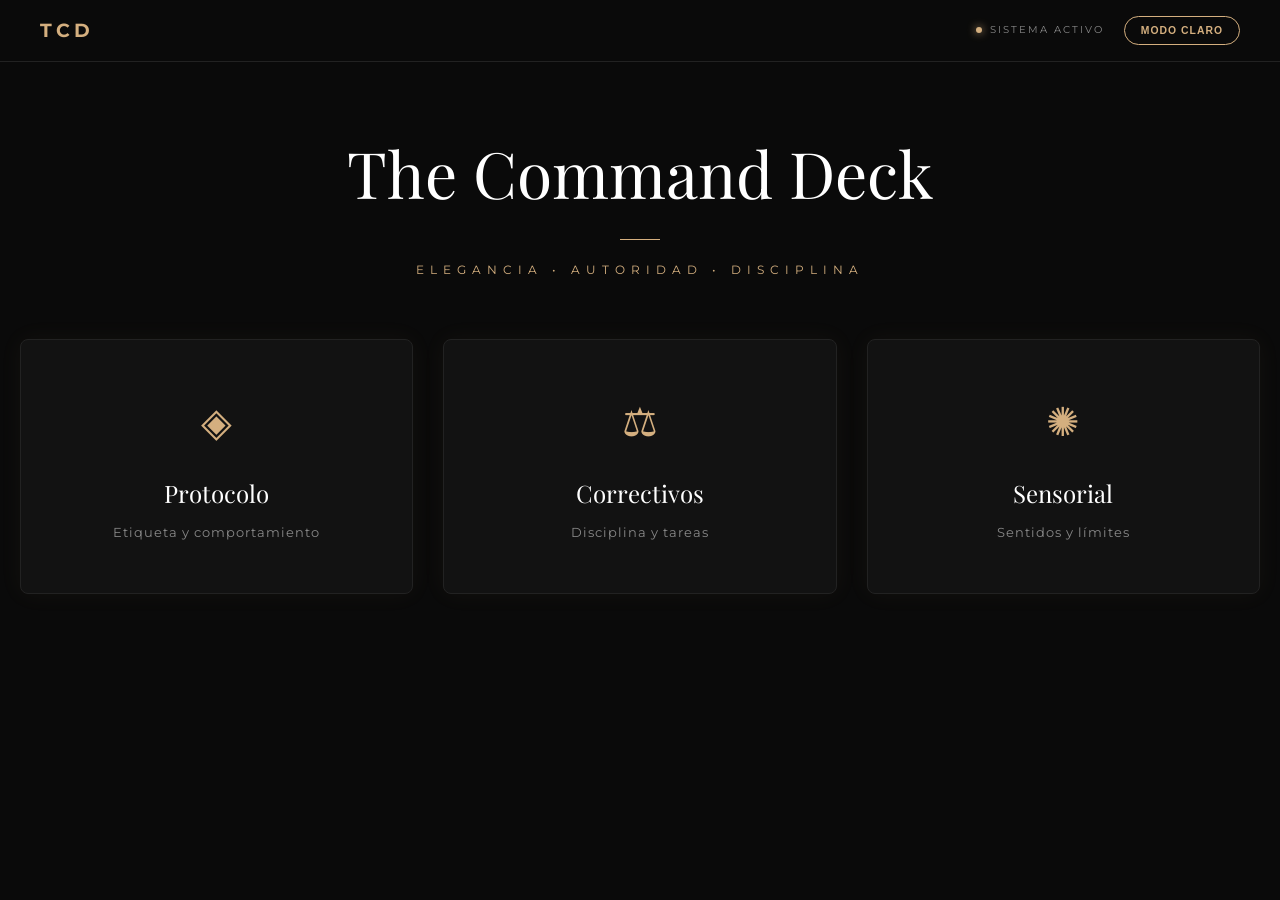
<file: indexcartas.html>
<!DOCTYPE html>
<html lang="es" data-theme="dark">
<head>
    <meta charset="UTF-8">
    <meta name="viewport" content="width=device-width, initial-scale=1.0">
    <title>The Command Deck | Premium</title>
    <link rel="stylesheet" href="stylecartas.css">
    <link href="https://fonts.googleapis.com/css2?family=Montserrat:wght@300;500;700&family=Playfair+Display:ital,wght@0,400;1,700&display=swap" rel="stylesheet">
</head>
<body>

    <nav class="top-nav">
        <div class="logo">TCD</div>
        <div class="nav-controls">
            <div class="status-indicator">Sistema Activo</div>
            <button id="theme-toggle" class="theme-btn">Modo Claro</button>
        </div>
    </nav>

    <div class="container">
        <header id="main-header">
            <h1 class="main-title">The Command Deck</h1>
            <div class="divider"></div>
            <p class="subtitle">Elegancia • Autoridad • Disciplina</p>
        </header>

        <section id="selection-area" class="deck-grid">
            <div class="deck-card" onclick="seleccionarMazo('protocolo')">
                <div class="deck-icon">◈</div>
                <h3>Protocolo</h3>
                <p>Etiqueta y comportamiento</p>
            </div>
            <div class="deck-card" onclick="seleccionarMazo('correctivos')">
                <div class="deck-icon">⚖</div>
                <h3>Correctivos</h3>
                <p>Disciplina y tareas</p>
            </div>
            <div class="deck-card" onclick="seleccionarMazo('sensorial')">
                <div class="deck-icon">✺</div>
                <h3>Sensorial</h3>
                <p>Sentidos y límites</p>
            </div>
        </section>

        <section id="play-area" class="hidden">
            <div id="table">
                <p class="counter">Orden <span id="current-count">0</span> de 8</p>
                <div id="deck-container"></div>
            </div>
        </section>
    </div>

    <script src="scriptcartas.js"></script>
</body>
</html>
</file>
<file: stylecartas.css>
/* =========================================
   VARIABLES DE DISEÑO
   ========================================= */
:root {
    --bg-main: #0a0a0a;
    --bg-card: #121212;
    --bg-card-hover: #181818;
    --text-primary: #ffffff;
    --text-secondary: #888888;
    --gold: rgb(212, 175, 127);
    --gold-dim: rgba(212, 175, 127, 0.15);
    --border-color: #222222;
    --shadow-heavy: 0 30px 60px -15px rgba(0, 0, 0, 0.9);
    --shadow-glow: 0 0 25px rgba(212, 175, 127, 0.05);
}

[data-theme="light"] {
    --bg-main: #fdfbf9;
    --bg-card: #ffffff;
    --bg-card-hover: #fafafa;
    --text-primary: #1a1a1a;
    --text-secondary: #666666;
    --border-color: #e5e5e5;
    --shadow-heavy: 0 30px 60px -15px rgba(0, 0, 0, 0.15);
    --shadow-glow: 0 0 25px rgba(212, 175, 127, 0.3);
}

/* =========================================
   RESETEO Y ESTILOS BASE
   ========================================= */
* {
    box-sizing: border-box;
    margin: 0;
    padding: 0;
    -webkit-tap-highlight-color: transparent;
}

body {
    background-color: var(--bg-main);
    color: var(--text-primary);
    font-family: 'Montserrat', sans-serif;
    min-height: 100vh;
    display: flex;
    flex-direction: column;
    overflow-x: hidden;
    line-height: 1.6;
    transition: background-color 0.5s ease, color 0.5s ease;
}

/* =========================================
   NAVEGACIÓN SUPERIOR
   ========================================= */
.top-nav {
    display: flex;
    justify-content: space-between;
    align-items: center;
    padding: 15px 40px;
    border-bottom: 1px solid var(--border-color);
    background-color: transparent;
    transition: border-color 0.5s ease;
}

.logo { font-weight: 700; letter-spacing: 4px; color: var(--gold); font-size: 1.2rem; }

.nav-controls { display: flex; align-items: center; gap: 20px; }

.status-indicator {
    font-size: 0.65rem; text-transform: uppercase; letter-spacing: 2px;
    color: var(--text-secondary); display: flex; align-items: center; gap: 8px;
}

.status-indicator::before {
    content: ''; display: block; width: 6px; height: 6px;
    background-color: var(--gold); border-radius: 50%; box-shadow: 0 0 8px var(--gold);
}

.theme-btn {
    background: transparent; border: 1px solid var(--gold); color: var(--gold);
    padding: 8px 16px; border-radius: 20px; font-size: 0.65rem; cursor: pointer;
    text-transform: uppercase; letter-spacing: 1px; transition: all 0.3s;
    font-weight: 700;
}

.theme-btn:hover { background: var(--gold); color: var(--bg-main); }

/* =========================================
   CONTENEDOR PRINCIPAL Y SELECCIÓN
   ========================================= */
.container {
    width: 100%; 
    max-width: 1400px;
    margin: 0 auto;
    padding: 60px 20px; 
    flex-grow: 1; 
    display: flex; 
    flex-direction: column;
    align-items: center; 
}

header { width: 100%; text-align: center; margin-bottom: 60px; }

.main-title {
    font-family: 'Playfair Display', serif; font-size: clamp(2.5rem, 6vw, 4rem);
    font-weight: 400; margin-bottom: 15px; text-align: center;
}

.divider { width: 40px; height: 1px; background-color: var(--gold); margin: 0 auto 20px auto; }
.subtitle { letter-spacing: 6px; text-transform: uppercase; font-size: 0.75rem; color: var(--gold); text-align: center; }

.deck-grid {
    display: grid; 
    grid-template-columns: repeat(auto-fit, minmax(280px, 1fr));
    gap: 30px; 
    margin: 0 auto; 
    width: 100%;
    justify-content: center;
}

.deck-card {
    background-color: var(--bg-card); border: 1px solid var(--border-color);
    border-radius: 8px; padding: 50px 30px; text-align: center; cursor: pointer;
    transition: all 0.4s cubic-bezier(0.165, 0.84, 0.44, 1); box-shadow: var(--shadow-glow);
    display: flex; flex-direction: column; align-items: center; justify-content: center;
}

.deck-card:hover {
    border-color: var(--gold); background-color: var(--bg-card-hover);
    transform: translateY(-8px); box-shadow: 0 15px 30px rgba(0, 0, 0, 0.1), 0 0 15px var(--gold-dim);
}

.deck-icon { font-size: 2.5rem; color: var(--gold); margin-bottom: 20px; }
.deck-card h3 { font-family: 'Playfair Display', serif; font-size: 1.5rem; font-weight: 400; margin-bottom: 10px; text-align: center; }
.deck-card p { font-size: 0.8rem; color: var(--text-secondary); letter-spacing: 1px; text-align: center; }

/* =========================================
   ÁREA DE JUEGO (CARTA REDUCIDA EN ANCHURA)
   ========================================= */
#play-area { 
    display: flex; 
    flex-direction: column; 
    align-items: center; 
    justify-content: center; 
    width: 100%; 
    flex-grow: 1;
    min-height: 60vh; 
}

.counter {
    text-align: center; 
    font-size: 1rem; 
    letter-spacing: 4px;
    text-transform: uppercase; 
    color: var(--text-secondary); 
    margin-bottom: 20px; 
    width: 100%;
}

.counter span { color: var(--gold); font-weight: 700; }

#deck-container {
    position: relative;
    /* Reducido el ancho a 28vw y el máximo a 480px para una proporción más estrecha */
    width: 28vw; 
    max-width: 480px; 
    /* Mantenemos el alto intacto */
    height: 50vh; 
    min-height: 380px;
    display: flex;
    justify-content: center;
    align-items: center;
    perspective: 1500px; 
    margin: 0 auto;
}

.card {
    position: absolute;
    width: 100%; 
    height: 100%;
    background: var(--bg-card);
    border: 2px solid var(--gold);
    border-radius: 16px;
    padding: 50px 30px; /* Reducido el padding lateral para aprovechar el nuevo espacio estrecho */
    display: flex;
    flex-direction: column;
    justify-content: center; 
    align-items: center; 
    cursor: pointer;
    box-shadow: var(--shadow-heavy);
    user-select: none;
    animation: cardEnter 0.6s cubic-bezier(0.2, 0.8, 0.2, 1) forwards;
}

.card:hover { box-shadow: var(--shadow-heavy), 0 0 40px var(--gold-dim); }

.card-level {
    position: absolute;
    top: 40px;
    left: 0;
    width: 100%; 
    text-align: center;
    font-size: 0.85rem;
    letter-spacing: 5px;
    color: var(--gold);
    text-transform: uppercase;
    font-weight: 700;
}

.card-order {
    font-family: 'Playfair Display', serif;
    font-size: clamp(2rem, 4vw, 3.5rem); 
    font-style: italic;
    line-height: 1.4;
    color: var(--text-primary);
    margin: 0;
    width: 100%;
    text-align: center; 
}

.card-hint {
    position: absolute;
    bottom: 40px;
    left: 0;
    width: 100%; 
    text-align: center;
    font-size: 0.75rem;
    letter-spacing: 4px;
    color: var(--text-secondary);
    text-transform: uppercase;
    opacity: 0.5;
    transition: opacity 0.3s;
}

.card:hover .card-hint { opacity: 1; color: var(--gold); }

/* Animaciones */
@keyframes cardEnter {
    from { opacity: 0; transform: translateY(60px) scale(0.95); }
    to { opacity: 1; transform: translateY(0) scale(1); }
}

.card.exit { pointer-events: none; animation: cardExit 0.5s cubic-bezier(0.5, 0, 0.2, 1) forwards; }
@keyframes cardExit { to { opacity: 0; transform: translateY(-80px) scale(1.05); filter: blur(8px); } }

.hidden { display: none !important; }

/* Responsivo */
@media (max-width: 1200px) {
    #deck-container { width: 40vw; }
}

@media (max-width: 800px) {
    #deck-container { height: 45vh; width: 70vw; }
    .card { padding: 40px 20px; }
    .card-order { font-size: clamp(1.8rem, 6vw, 2.8rem); }
}

@media (max-width: 600px) {
    .top-nav { flex-direction: column; gap: 15px; padding: 20px; }
    .card-level { top: 30px; font-size: 0.7rem; }
    .card-hint { bottom: 30px; }
}
</file>
